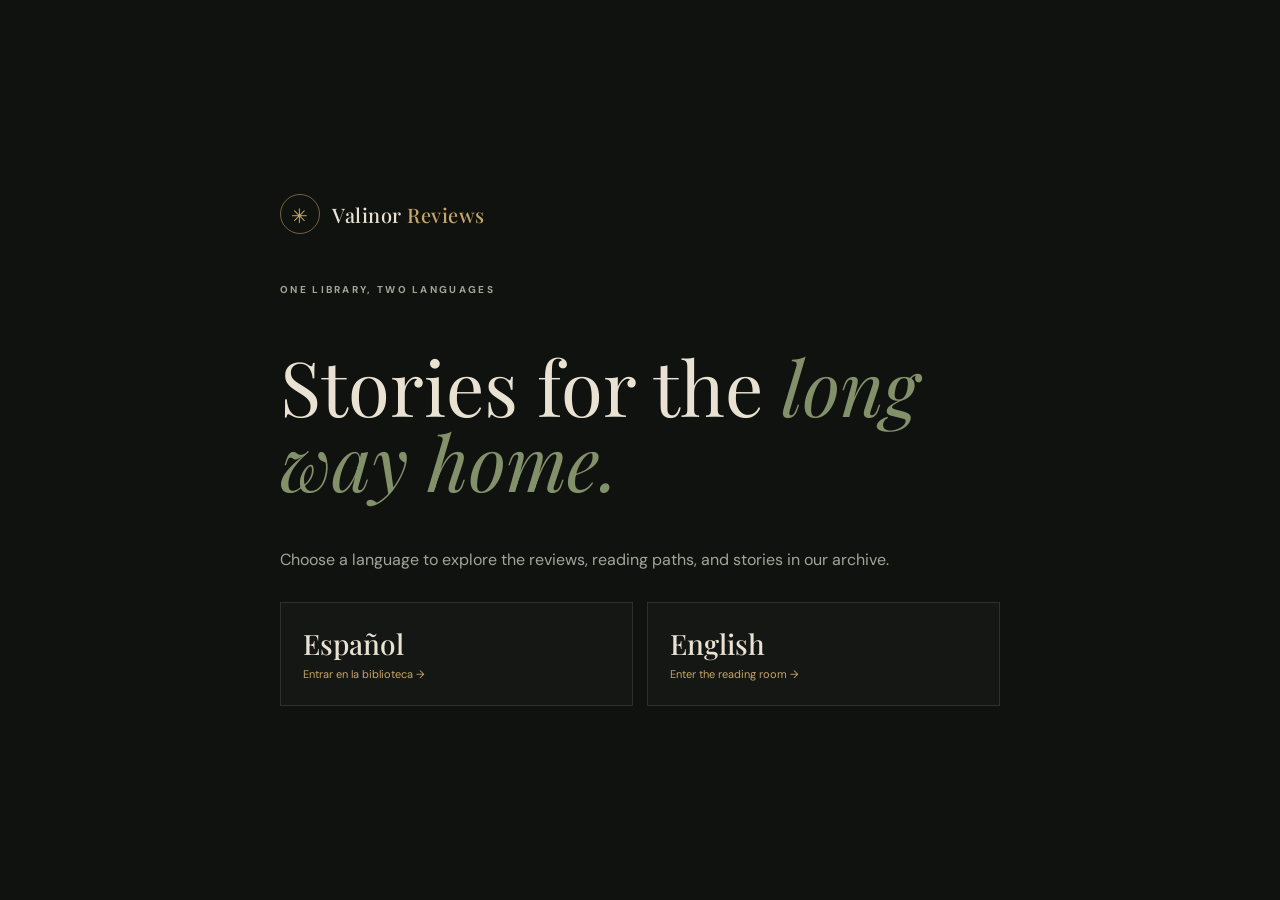
<file: index.html>
<!doctype html>
<html lang="es">
<head>
  <meta charset="utf-8">
  <meta name="viewport" content="width=device-width, initial-scale=1">
  <meta name="theme-color" content="#10120f">
  <link rel="icon" href="data:image/svg+xml,%3Csvg xmlns='http://www.w3.org/2000/svg' viewBox='0 0 64 64'%3E%3Crect width='64' height='64' fill='%2310120f'/%3E%3Ctext x='32' y='46' font-size='38' text-anchor='middle' fill='%23c7a66a'%3E%E2%9C%B3%3C/text%3E%3C/svg%3E">
  <meta name="description" content="Valinor Reviews: thoughtful fantasy book reviews in English and Spanish.">
  <title>Valinor Reviews — Choose your language</title>
  <link rel="preconnect" href="https://fonts.googleapis.com">
  <link rel="preconnect" href="https://fonts.gstatic.com" crossorigin>
  <link rel="preconnect" href="https://images.unsplash.com">
  <link href="https://fonts.googleapis.com/css2?family=DM+Sans:wght@400;500;600;700&family=Playfair+Display:wght@400;500;600;700&display=swap" rel="stylesheet">
  <link rel="stylesheet" href="assets/css/site.css">
  <style>
    .language-home { min-height: 100vh; display: grid; place-items: center; padding: 32px 0; }
    .language-home-inner { width: min(720px, calc(100% - 36px)); }
    .language-home .brand { margin-bottom: 48px; }
    .language-home h1 { max-width: 650px; font: 400 clamp(45px, 8vw, 76px)/.98 "Playfair Display", Georgia, serif; }
    .language-home h1 em { color: var(--moss); }
    .language-home p { color: var(--muted); }
    .language-choices { display: grid; grid-template-columns: repeat(2, 1fr); gap: 14px; margin-top: 32px; }
    .language-choice { padding: 22px; border: 1px solid var(--line); background: #141713; transition: border-color .2s, transform .2s; }
    .language-choice:hover { transform: translateY(-3px); border-color: var(--gold); }
    .language-choice strong { display: block; color: var(--parchment); font: 500 28px "Playfair Display", Georgia, serif; }
    .language-choice span { color: var(--gold); font-size: 11px; }
    @media (max-width: 520px) { .language-choices { grid-template-columns: 1fr; } .language-home .brand { margin-bottom: 33px; } }
  </style>
</head>
<body>
  <a class="skip-link" href="#main-content">Saltar al contenido</a>
  <main id="main-content" tabindex="-1" class="language-home">
    <div class="language-home-inner">
      <a class="brand" href="index.html"><span class="brand-mark" aria-hidden="true">✳</span><span>Valinor <b>Reviews</b></span></a>
      <p class="eyebrow eyebrow-moss">One library, two languages</p>
      <h1>Stories for the <em>long way home.</em></h1>
      <p>Choose a language to explore the reviews, reading paths, and stories in our archive.</p>
      <nav class="language-choices" aria-label="Choose a language">
        <a class="language-choice" href="es/index.html" lang="es"><strong>Español</strong><span>Entrar en la biblioteca →</span></a>
        <a class="language-choice" href="en/index.html" lang="en"><strong>English</strong><span>Enter the reading room →</span></a>
      </nav>
    </div>
  </main>
</body>
</html>
</file>
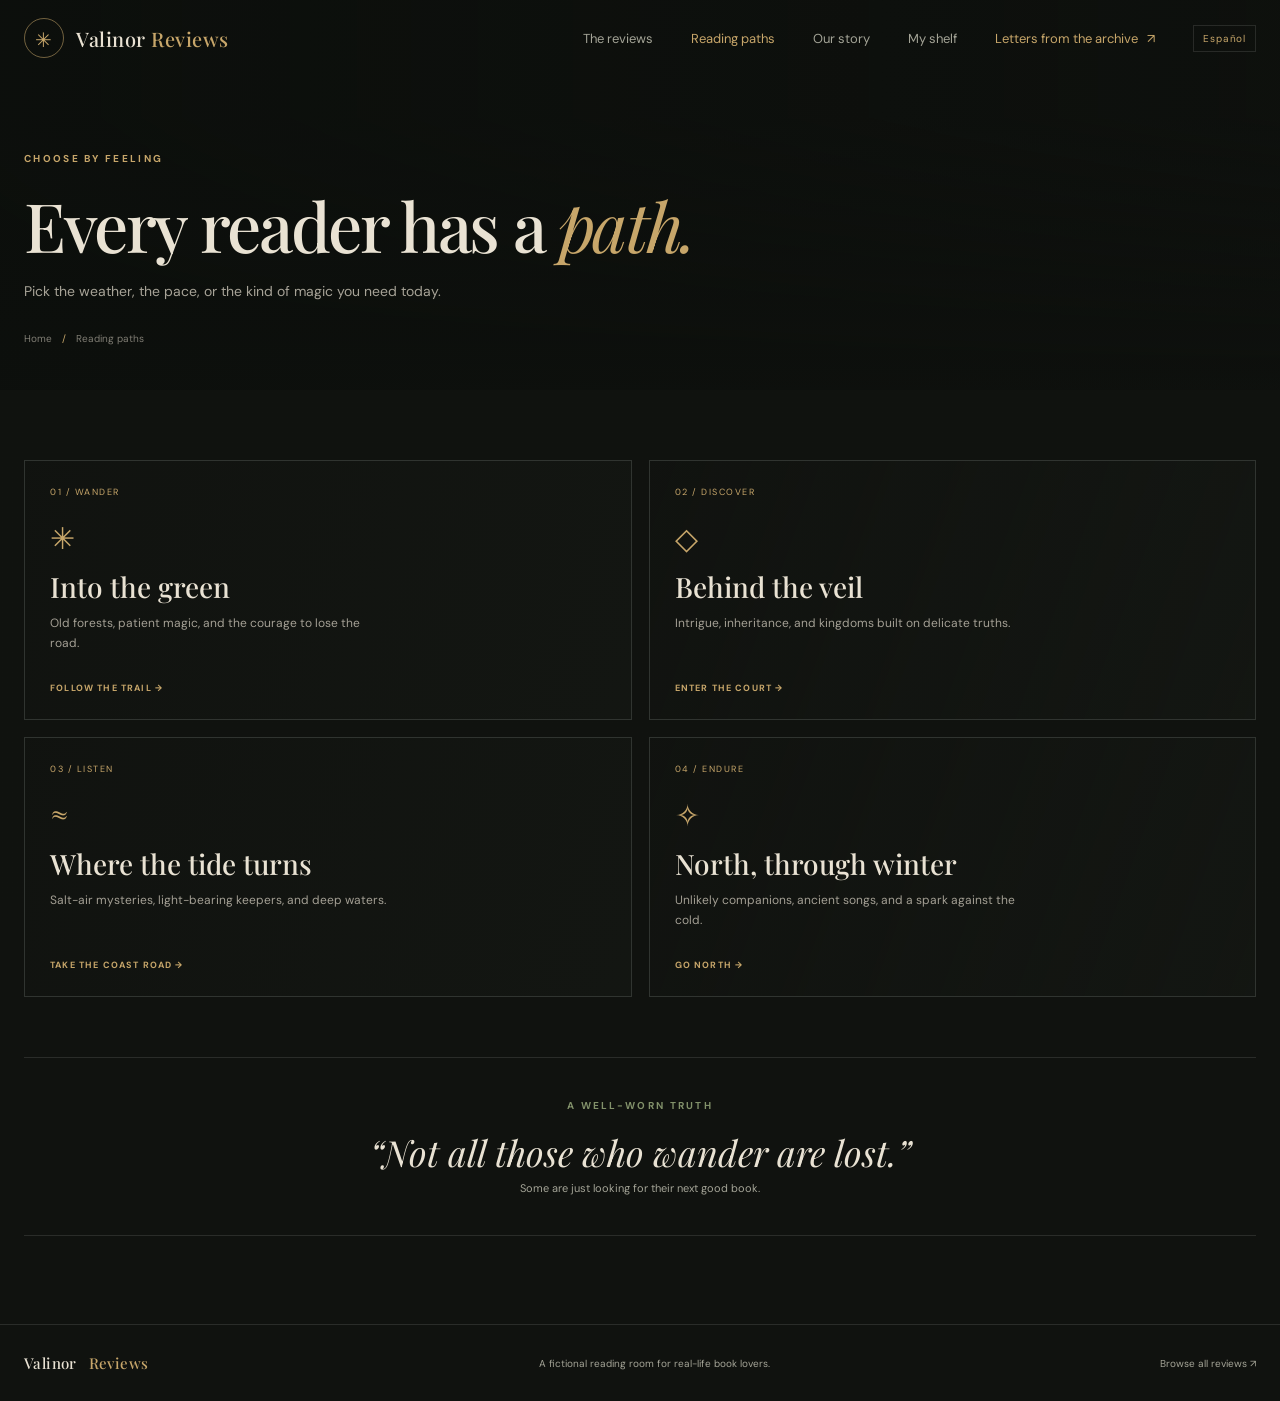
<file: en/reading-list.html>
<!doctype html>
<html lang="en">
<head>
  <meta charset="utf-8">
  <meta name="viewport" content="width=device-width, initial-scale=1">
  <meta name="theme-color" content="#10120f">
  <link rel="icon" href="data:image/svg+xml,%3Csvg xmlns='http://www.w3.org/2000/svg' viewBox='0 0 64 64'%3E%3Crect width='64' height='64' fill='%2310120f'/%3E%3Ctext x='32' y='46' font-size='38' text-anchor='middle' fill='%23c7a66a'%3E%E2%9C%B3%3C/text%3E%3C/svg%3E">
  <meta name="description" content="Curated fantasy reading paths from Valinor Reviews. Choose your next adventure by mood.">
  <title>Reading Paths — Valinor Reviews</title>
  <link rel="preconnect" href="https://fonts.googleapis.com">
  <link rel="preconnect" href="https://fonts.gstatic.com" crossorigin>
  <link rel="preconnect" href="https://images.unsplash.com">
  <link href="https://fonts.googleapis.com/css2?family=DM+Sans:wght@400;500;600;700&family=Playfair+Display:wght@400;500;600;700&display=swap" rel="stylesheet">
  <link rel="stylesheet" href="../assets/css/site.css">
  <script defer src="../assets/js/reviews.en.js"></script>
  <script defer src="../assets/js/site.js"></script>
</head>
<body data-page="reading">
  <a class="skip-link" href="#main-content">Skip to content</a>
  <header class="site-header">
    <div class="nav-wrap">
      <a class="brand" href="index.html" aria-label="Valinor Reviews home"><span class="brand-mark" aria-hidden="true">✳</span><span>Valinor <b>Reviews</b></span></a>
      <button class="menu-toggle" type="button" aria-expanded="false" aria-controls="site-nav" aria-label="Open navigation"><span></span><span></span><span></span></button>
      <nav class="site-nav" id="site-nav" aria-label="Main navigation"><a href="reviews.html" data-nav="reviews">The reviews</a><a href="reading-list.html" data-nav="reading">Reading paths</a><a href="about.html" data-nav="about">Our story</a><a href="shelf.html" data-nav="shelf">My shelf</a><a class="nav-cta" href="index.html#newsletter">Letters from the archive <span aria-hidden="true">↗</span></a></nav>
    </div>
  </header>
  <main id="main-content" tabindex="-1">
    <section class="page-hero page-hero-paths">
      <div class="page-width page-hero-inner">
        <p class="eyebrow">Choose by feeling</p>
        <h1>Every reader has a <em>path.</em></h1>
        <p>Pick the weather, the pace, or the kind of magic you need today.</p>
        <div class="breadcrumb"><a href="index.html">Home</a><span>/</span><span aria-current="page">Reading paths</span></div>
      </div>
    </section>
    <section class="section page-width">
      <div class="path-grid">
        <a class="path-card path-forest" href="reviews.html?genre=Wilderness%20fantasy">
          <span class="path-number">01 / WANDER</span><span class="path-symbol" aria-hidden="true">✳</span>
          <h2>Into the green</h2><p>Old forests, patient magic, and the courage to lose the road.</p><span class="path-link">Follow the trail →</span>
        </a>
        <a class="path-card path-court" href="reviews.html?genre=Courtly%20fantasy">
          <span class="path-number">02 / DISCOVER</span><span class="path-symbol" aria-hidden="true">◇</span>
          <h2>Behind the veil</h2><p>Intrigue, inheritance, and kingdoms built on delicate truths.</p><span class="path-link">Enter the court →</span>
        </a>
        <a class="path-card path-coast" href="reviews.html?genre=Coastal%20fantasy">
          <span class="path-number">03 / LISTEN</span><span class="path-symbol" aria-hidden="true">≈</span>
          <h2>Where the tide turns</h2><p>Salt-air mysteries, light-bearing keepers, and deep waters.</p><span class="path-link">Take the coast road →</span>
        </a>
        <a class="path-card path-winter" href="reviews.html?genre=Mythic%20fantasy">
          <span class="path-number">04 / ENDURE</span><span class="path-symbol" aria-hidden="true">✧</span>
          <h2>North, through winter</h2><p>Unlikely companions, ancient songs, and a spark against the cold.</p><span class="path-link">Go north →</span>
        </a>
      </div>
      <div class="quote-panel">
        <p class="eyebrow eyebrow-moss">A well-worn truth</p>
        <blockquote>“Not all those who wander are lost.”</blockquote>
        <p>Some are just looking for their next good book.</p>
      </div>
    </section>
  </main>
  <footer class="site-footer"><div class="footer-inner page-width"><a class="brand brand-small" href="index.html">Valinor <b>Reviews</b></a><p>A fictional reading room for real-life book lovers.</p><a href="reviews.html" class="footer-link">Browse all reviews ↗</a></div></footer>
</body>
</html>
</file>
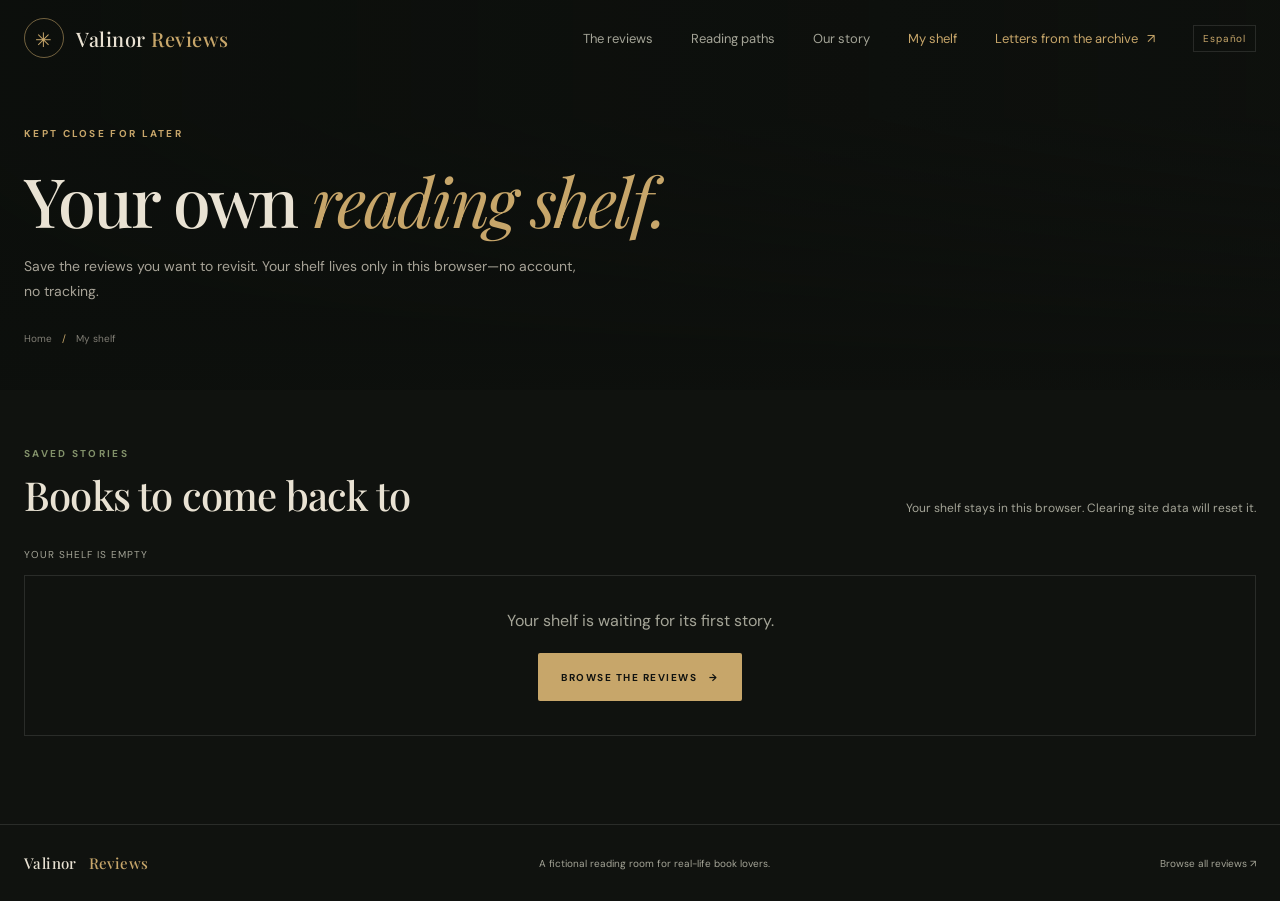
<file: en/shelf.html>
<!doctype html>
<html lang="en">
<head>
  <meta charset="utf-8">
  <meta name="viewport" content="width=device-width, initial-scale=1">
  <meta name="theme-color" content="#10120f">
  <link rel="icon" href="data:image/svg+xml,%3Csvg xmlns='http://www.w3.org/2000/svg' viewBox='0 0 64 64'%3E%3Crect width='64' height='64' fill='%2310120f'/%3E%3Ctext x='32' y='46' font-size='38' text-anchor='middle' fill='%23c7a66a'%3E%E2%9C%B3%3C/text%3E%3C/svg%3E">
  <meta name="description" content="Your saved fantasy reviews from Valinor Reviews, kept privately in this browser.">
  <title>My Shelf — Valinor Reviews</title>
  <link rel="preconnect" href="https://fonts.googleapis.com">
  <link rel="preconnect" href="https://fonts.gstatic.com" crossorigin>
  <link rel="preconnect" href="https://images.unsplash.com">
  <link href="https://fonts.googleapis.com/css2?family=DM+Sans:wght@400;500;600;700&family=Playfair+Display:wght@400;500;600;700&display=swap" rel="stylesheet">
  <link rel="stylesheet" href="../assets/css/site.css">
  <script defer src="../assets/js/reviews.en.js"></script>
  <script defer src="../assets/js/site.js"></script>
</head>
<body data-page="shelf">
  <a class="skip-link" href="#main-content">Skip to content</a>
  <header class="site-header">
    <div class="nav-wrap">
      <a class="brand" href="index.html" aria-label="Valinor Reviews home"><span class="brand-mark" aria-hidden="true">✳</span><span>Valinor <b>Reviews</b></span></a>
      <button class="menu-toggle" type="button" aria-expanded="false" aria-controls="site-nav" aria-label="Open navigation"><span></span><span></span><span></span></button>
      <nav class="site-nav" id="site-nav" aria-label="Main navigation"><a href="reviews.html" data-nav="reviews">The reviews</a><a href="reading-list.html" data-nav="reading">Reading paths</a><a href="about.html" data-nav="about">Our story</a><a href="shelf.html" data-nav="shelf">My shelf</a><a class="nav-cta" href="index.html#newsletter">Letters from the archive <span aria-hidden="true">↗</span></a></nav>
    </div>
  </header>
  <main id="main-content" tabindex="-1">
    <section class="page-hero page-hero-shelf">
      <div class="page-width page-hero-inner">
        <p class="eyebrow">Kept close for later</p>
        <h1>Your own <em>reading shelf.</em></h1>
        <p>Save the reviews you want to revisit. Your shelf lives only in this browser—no account, no tracking.</p>
        <div class="breadcrumb"><a href="index.html">Home</a><span>/</span><span aria-current="page">My shelf</span></div>
      </div>
    </section>
    <section class="section page-width review-library" aria-labelledby="shelf-title">
      <div class="library-intro">
        <div>
          <p class="eyebrow eyebrow-moss">Saved stories</p>
          <h2 id="shelf-title">Books to come back to</h2>
        </div>
        <p class="muted-copy">Your shelf stays in this browser. Clearing site data will reset it.</p>
      </div>
      <p id="shelf-count" class="result-count" aria-live="polite"></p>
      <div class="book-grid" id="shelf-reviews" aria-live="polite"></div>
      <div id="shelf-empty" class="empty-state shelf-empty" hidden>
        <p>Your shelf is waiting for its first story.</p>
        <a class="button button-gold" href="reviews.html">Browse the reviews <span aria-hidden="true">→</span></a>
      </div>
    </section>
  </main>
  <footer class="site-footer"><div class="footer-inner page-width"><a class="brand brand-small" href="index.html">Valinor <b>Reviews</b></a><p>A fictional reading room for real-life book lovers.</p><a href="reviews.html" class="footer-link">Browse all reviews ↗</a></div></footer>
</body>
</html>
</file>
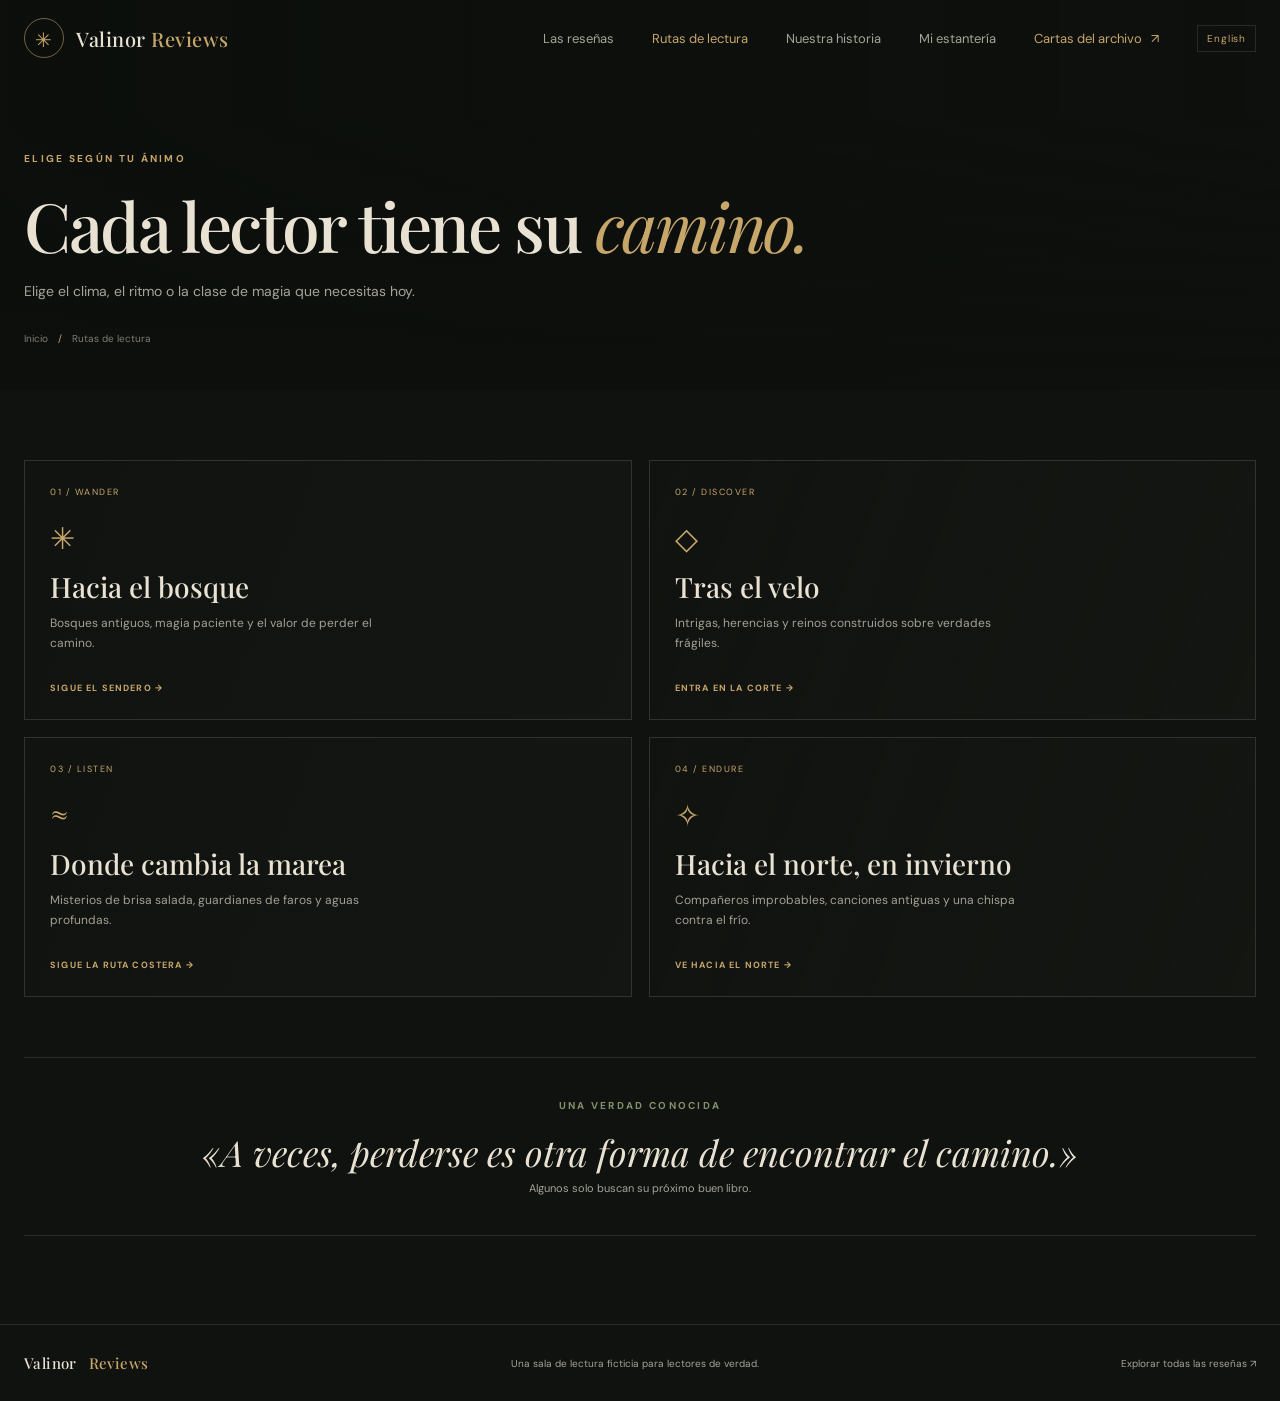
<file: es/reading-list.html>
<!doctype html>
<html lang="es">
<head>
  <meta charset="utf-8">
  <meta name="viewport" content="width=device-width, initial-scale=1">
  <meta name="theme-color" content="#10120f">
  <link rel="icon" href="data:image/svg+xml,%3Csvg xmlns='http://www.w3.org/2000/svg' viewBox='0 0 64 64'%3E%3Crect width='64' height='64' fill='%2310120f'/%3E%3Ctext x='32' y='46' font-size='38' text-anchor='middle' fill='%23c7a66a'%3E%E2%9C%B3%3C/text%3E%3C/svg%3E">
  <meta name="description" content="Rutas de lectura de fantasía seleccionadas por Valinor Reviews. Elige tu próxima aventura según tu ánimo.">
  <title>Rutas de lectura — Valinor Reviews</title>
  <link rel="preconnect" href="https://fonts.googleapis.com">
  <link rel="preconnect" href="https://fonts.gstatic.com" crossorigin>
  <link rel="preconnect" href="https://images.unsplash.com">
  <link href="https://fonts.googleapis.com/css2?family=DM+Sans:wght@400;500;600;700&family=Playfair+Display:wght@400;500;600;700&display=swap" rel="stylesheet">
  <link rel="stylesheet" href="../assets/css/site.css">
  <script defer src="../assets/js/reviews.es.js"></script>
  <script defer src="../assets/js/site.js"></script>
</head>
<body data-page="reading">
  <a class="skip-link" href="#main-content">Saltar al contenido</a>
  <header class="site-header">
    <div class="nav-wrap">
      <a class="brand" href="index.html" aria-label="Inicio de Valinor Reviews"><span class="brand-mark" aria-hidden="true">✳</span><span>Valinor <b>Reviews</b></span></a>
      <button class="menu-toggle" type="button" aria-expanded="false" aria-controls="site-nav" aria-label="Abrir navegación"><span></span><span></span><span></span></button>
      <nav class="site-nav" id="site-nav" aria-label="Navegación principal"><a href="reviews.html" data-nav="reviews">Las reseñas</a><a href="reading-list.html" data-nav="reading">Rutas de lectura</a><a href="about.html" data-nav="about">Nuestra historia</a><a href="shelf.html" data-nav="shelf">Mi estantería</a><a class="nav-cta" href="index.html#newsletter">Cartas del archivo <span aria-hidden="true">↗</span></a></nav>
    </div>
  </header>
  <main id="main-content" tabindex="-1">
    <section class="page-hero page-hero-paths">
      <div class="page-width page-hero-inner">
        <p class="eyebrow">Elige según tu ánimo</p>
        <h1>Cada lector tiene su <em>camino.</em></h1>
        <p>Elige el clima, el ritmo o la clase de magia que necesitas hoy.</p>
        <div class="breadcrumb"><a href="index.html">Inicio</a><span>/</span><span aria-current="page">Rutas de lectura</span></div>
      </div>
    </section>
    <section class="section page-width">
      <div class="path-grid">
        <a class="path-card path-forest" href="reviews.html?genre=Fantasía%20de%20naturaleza">
          <span class="path-number">01 / WANDER</span><span class="path-symbol" aria-hidden="true">✳</span>
          <h2>Hacia el bosque</h2><p>Bosques antiguos, magia paciente y el valor de perder el camino.</p><span class="path-link">Sigue el sendero →</span>
        </a>
        <a class="path-card path-court" href="reviews.html?genre=Fantasía%20cortesana">
          <span class="path-number">02 / DISCOVER</span><span class="path-symbol" aria-hidden="true">◇</span>
          <h2>Tras el velo</h2><p>Intrigas, herencias y reinos construidos sobre verdades frágiles.</p><span class="path-link">Entra en la corte →</span>
        </a>
        <a class="path-card path-coast" href="reviews.html?genre=Fantasía%20costera">
          <span class="path-number">03 / LISTEN</span><span class="path-symbol" aria-hidden="true">≈</span>
          <h2>Donde cambia la marea</h2><p>Misterios de brisa salada, guardianes de faros y aguas profundas.</p><span class="path-link">Sigue la ruta costera →</span>
        </a>
        <a class="path-card path-winter" href="reviews.html?genre=Fantasía%20mítica">
          <span class="path-number">04 / ENDURE</span><span class="path-symbol" aria-hidden="true">✧</span>
          <h2>Hacia el norte, en invierno</h2><p>Compañeros improbables, canciones antiguas y una chispa contra el frío.</p><span class="path-link">Ve hacia el norte →</span>
        </a>
      </div>
      <div class="quote-panel">
        <p class="eyebrow eyebrow-moss">Una verdad conocida</p>
        <blockquote>«A veces, perderse es otra forma de encontrar el camino.»</blockquote>
        <p>Algunos solo buscan su próximo buen libro.</p>
      </div>
    </section>
  </main>
  <footer class="site-footer"><div class="footer-inner page-width"><a class="brand brand-small" href="index.html">Valinor <b>Reviews</b></a><p>Una sala de lectura ficticia para lectores de verdad.</p><a href="reviews.html" class="footer-link">Explorar todas las reseñas ↗</a></div></footer>
</body>
</html>
</file>
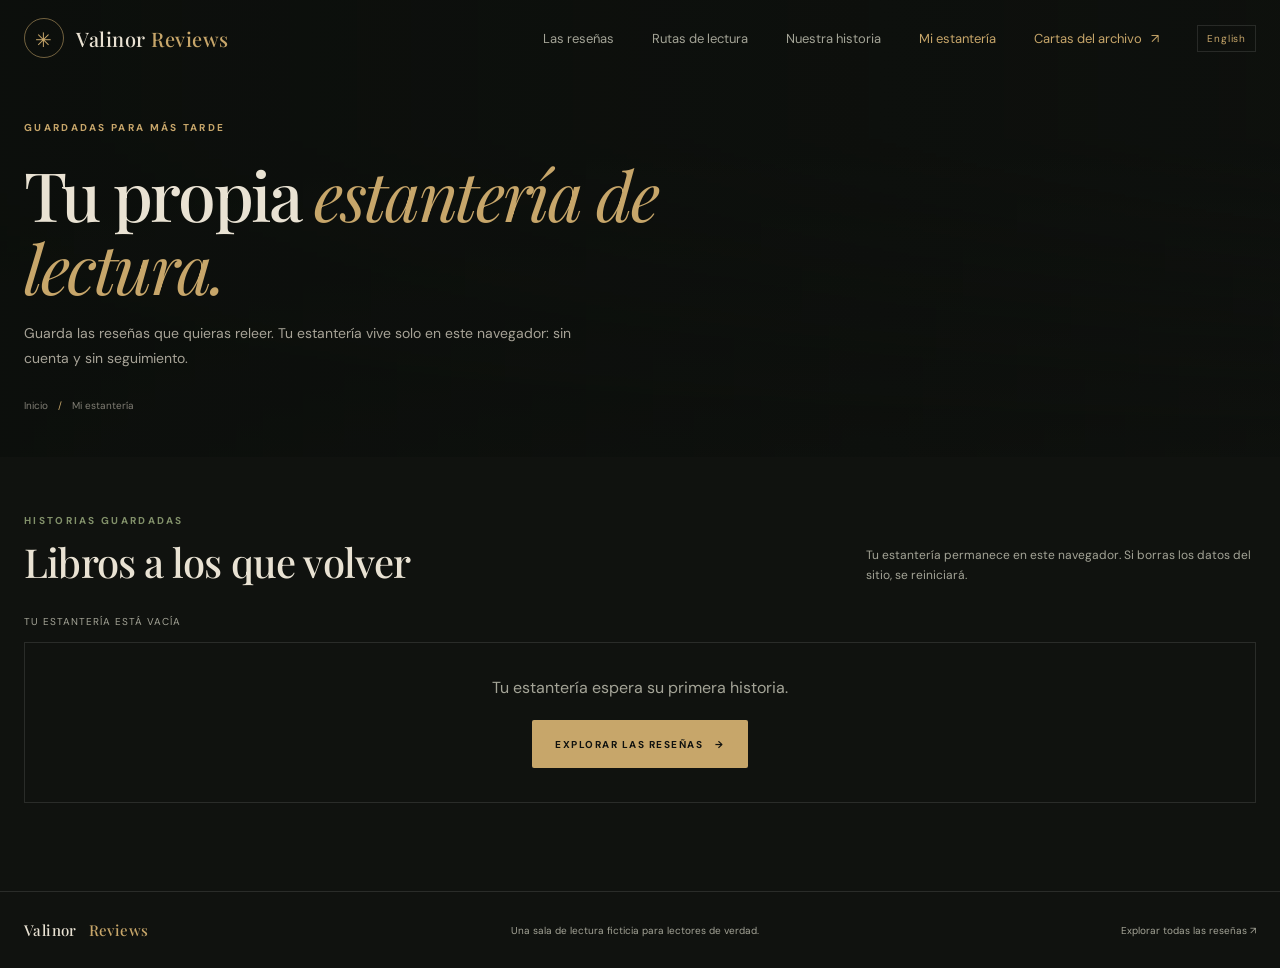
<file: es/shelf.html>
<!doctype html>
<html lang="es">
<head>
  <meta charset="utf-8">
  <meta name="viewport" content="width=device-width, initial-scale=1">
  <meta name="theme-color" content="#10120f">
  <link rel="icon" href="data:image/svg+xml,%3Csvg xmlns='http://www.w3.org/2000/svg' viewBox='0 0 64 64'%3E%3Crect width='64' height='64' fill='%2310120f'/%3E%3Ctext x='32' y='46' font-size='38' text-anchor='middle' fill='%23c7a66a'%3E%E2%9C%B3%3C/text%3E%3C/svg%3E">
  <meta name="description" content="Tus reseñas de fantasía guardadas en Valinor Reviews, de forma privada en este navegador.">
  <title>Mi estantería — Valinor Reviews</title>
  <link rel="preconnect" href="https://fonts.googleapis.com">
  <link rel="preconnect" href="https://fonts.gstatic.com" crossorigin>
  <link rel="preconnect" href="https://images.unsplash.com">
  <link href="https://fonts.googleapis.com/css2?family=DM+Sans:wght@400;500;600;700&family=Playfair+Display:wght@400;500;600;700&display=swap" rel="stylesheet">
  <link rel="stylesheet" href="../assets/css/site.css">
  <script defer src="../assets/js/reviews.es.js"></script>
  <script defer src="../assets/js/site.js"></script>
</head>
<body data-page="shelf">
  <a class="skip-link" href="#main-content">Saltar al contenido</a>
  <header class="site-header">
    <div class="nav-wrap">
      <a class="brand" href="index.html" aria-label="Inicio de Valinor Reviews"><span class="brand-mark" aria-hidden="true">✳</span><span>Valinor <b>Reviews</b></span></a>
      <button class="menu-toggle" type="button" aria-expanded="false" aria-controls="site-nav" aria-label="Abrir navegación"><span></span><span></span><span></span></button>
      <nav class="site-nav" id="site-nav" aria-label="Navegación principal"><a href="reviews.html" data-nav="reviews">Las reseñas</a><a href="reading-list.html" data-nav="reading">Rutas de lectura</a><a href="about.html" data-nav="about">Nuestra historia</a><a href="shelf.html" data-nav="shelf">Mi estantería</a><a class="nav-cta" href="index.html#newsletter">Cartas del archivo <span aria-hidden="true">↗</span></a></nav>
    </div>
  </header>
  <main id="main-content" tabindex="-1">
    <section class="page-hero page-hero-shelf">
      <div class="page-width page-hero-inner">
        <p class="eyebrow">Guardadas para más tarde</p>
        <h1>Tu propia <em>estantería de lectura.</em></h1>
        <p>Guarda las reseñas que quieras releer. Tu estantería vive solo en este navegador: sin cuenta y sin seguimiento.</p>
        <div class="breadcrumb"><a href="index.html">Inicio</a><span>/</span><span aria-current="page">Mi estantería</span></div>
      </div>
    </section>
    <section class="section page-width review-library" aria-labelledby="shelf-title">
      <div class="library-intro">
        <div>
          <p class="eyebrow eyebrow-moss">Historias guardadas</p>
          <h2 id="shelf-title">Libros a los que volver</h2>
        </div>
        <p class="muted-copy">Tu estantería permanece en este navegador. Si borras los datos del sitio, se reiniciará.</p>
      </div>
      <p id="shelf-count" class="result-count" aria-live="polite"></p>
      <div class="book-grid" id="shelf-reviews" aria-live="polite"></div>
      <div id="shelf-empty" class="empty-state shelf-empty" hidden>
        <p>Tu estantería espera su primera historia.</p>
        <a class="button button-gold" href="reviews.html">Explorar las reseñas <span aria-hidden="true">→</span></a>
      </div>
    </section>
  </main>
  <footer class="site-footer"><div class="footer-inner page-width"><a class="brand brand-small" href="index.html">Valinor <b>Reviews</b></a><p>Una sala de lectura ficticia para lectores de verdad.</p><a href="reviews.html" class="footer-link">Explorar todas las reseñas ↗</a></div></footer>
</body>
</html>
</file>
<file: assets/css/site.css>
:root {
  color-scheme: dark;
  --ink: #10120f;
  --panel: #171a16;
  --gold: #c7a66a;
  --moss: #82916a;
  --parchment: #e9e2d3;
  --muted: #a4a497;
  --line: rgba(255,255,255,.11);
  --display: "Playfair Display", Georgia, serif;
  --sans: "DM Sans", Arial, sans-serif;
}

* { box-sizing: border-box; }
html { scroll-behavior: smooth; scroll-padding-top: 6rem; }
body {
  min-width: 320px;
  margin: 0;
  background: var(--ink);
  color: var(--parchment);
  font-family: var(--sans);
  -webkit-font-smoothing: antialiased;
}
body::before {
  position: fixed;
  z-index: -1;
  inset: 0;
  background-image: radial-gradient(rgba(233,226,211,.08) .6px, transparent .6px);
  background-size: 5px 5px;
  content: "";
  opacity: .12;
  pointer-events: none;
}
button, input, select { font: inherit; }
button:focus-visible, a:focus-visible, input:focus-visible, select:focus-visible {
  outline: 2px solid var(--gold);
  outline-offset: 4px;
}
.skip-link {
  position: absolute; z-index: 100; top: -100px; left: 16px;
  padding: 13px 19px; background: var(--gold); color: var(--ink);
  font-size: 11px; font-weight: 700; letter-spacing: .1em; text-transform: uppercase;
  transition: top .2s ease;
}
.skip-link:focus { top: 16px; }
a { color: inherit; text-decoration: none; }
img { display: block; max-width: 100%; }
.page-width { width: min(100% - 48px, 1240px); margin-inline: auto; }
.sr-only {
  position: absolute; width: 1px; height: 1px; padding: 0; margin: -1px;
  overflow: hidden; clip: rect(0,0,0,0); white-space: nowrap; border: 0;
}
.site-header { position: absolute; z-index: 20; top: 0; right: 0; left: 0; }
.nav-wrap {
  display: flex; width: min(100% - 48px, 1320px); min-height: 76px;
  align-items: center; justify-content: space-between; margin-inline: auto;
}
.brand { display: inline-flex; align-items: center; gap: 12px; font: 500 20px var(--display); letter-spacing: .025em; }
.brand b { color: var(--gold); font-weight: 500; }
.brand-mark {
  display: grid; width: 40px; height: 40px; place-items: center;
  border: 1px solid rgba(199,166,106,.55); border-radius: 50%; color: var(--gold); font-size: 20px;
  transition: background .2s ease, transform .2s ease;
}
.brand:hover .brand-mark { transform: rotate(30deg); background: rgba(199,166,106,.1); }
.brand-small { font-size: 15px; }
.brand-small .brand-mark { width: 32px; height: 32px; }
.site-nav { display: flex; align-items: center; gap: clamp(18px, 3vw, 38px); color: var(--muted); font-size: 13px; }
.site-nav a { transition: color .2s ease; }
.site-nav a:hover, .site-nav a[aria-current="page"] { color: var(--gold); }
.site-nav .nav-cta { color: var(--gold); }
.site-nav .language-switch { padding: 6px 9px; border: 1px solid var(--line); color: var(--gold); font-size: 10px; letter-spacing: .08em; }
.site-nav .language-switch:hover { border-color: var(--gold); color: var(--parchment); }
.nav-cta span { margin-left: 6px; }
.menu-toggle {
  display: none; width: 42px; height: 42px; padding: 10px;
  border: 1px solid var(--line); border-radius: 3px; background: transparent; cursor: pointer;
}
.menu-toggle span { display: block; width: 18px; height: 1px; margin: 4px auto; background: var(--parchment); }
.hero {
  position: relative; display: flex; min-height: 700px; align-items: center; overflow: hidden; padding-top: 76px;
  background:
    linear-gradient(90deg, rgba(12,15,12,.96) 0%, rgba(12,15,12,.82) 47%, rgba(12,15,12,.24) 100%),
    linear-gradient(0deg, var(--ink) 0%, transparent 28%),
    url("https://images.unsplash.com/photo-1518709268805-4e9042af9f23?auto=format&fit=crop&w=2200&q=85") center 45% / cover;
}
.hero-inner { position: relative; z-index: 2; padding-block: 90px 106px; }
.hero-inner > * { max-width: 650px; }
.eyebrow { margin: 0; color: var(--gold); font-size: 10px; font-weight: 700; letter-spacing: .23em; line-height: 1.6; text-transform: uppercase; }
.eyebrow-moss { color: var(--moss); }
.hero h1, .page-hero h1 {
  margin: 21px 0 0; font: 500 clamp(48px, 6.2vw, 78px)/1.08 var(--display); letter-spacing: -.035em;
}
.hero h1 em, .page-hero h1 em { color: var(--gold); font-weight: 400; }
.hero-copy { max-width: 520px; margin: 23px 0 0; color: rgba(233,226,211,.74); font-size: 17px; line-height: 1.8; }
.hero-actions { display: flex; flex-wrap: wrap; align-items: center; gap: 18px; margin-top: 30px; }
.hero-note { color: rgba(233,226,211,.55); font-size: 11px; }
.button {
  display: inline-flex; min-height: 48px; align-items: center; justify-content: center; gap: 12px;
  padding: 0 22px; border: 1px solid transparent; border-radius: 2px;
  font-size: 10px; font-weight: 700; letter-spacing: .15em; text-transform: uppercase;
  transition: background .2s ease, color .2s ease, border-color .2s ease, transform .2s ease;
}
.button:hover { transform: translateY(-1px); }
.button-gold { background: var(--gold); color: var(--ink); }
.button-gold:hover { background: #d8bb83; }
.button-outline { border-color: rgba(199,166,106,.7); background: transparent; color: var(--gold); cursor: pointer; }
.button-outline:hover { background: var(--gold); color: var(--ink); }
.volume-note { display: flex; align-items: center; gap: 13px; margin: 54px 0 0; color: rgba(233,226,211,.48); font-size: 9px; letter-spacing: .2em; text-transform: uppercase; }
.volume-note > span { width: 48px; height: 1px; background: rgba(199,166,106,.7); }
.volume-note b { color: rgba(199,166,106,.7); }
.hero-orbit {
  position: absolute; top: 14%; right: 13%; width: clamp(150px, 25vw, 360px); aspect-ratio: 1;
  border: 1px solid rgba(226,194,132,.22); border-radius: 50%;
  box-shadow: 0 0 80px rgba(183,144,84,.1), inset 0 0 45px rgba(183,144,84,.08); pointer-events: none;
}
.hero-orbit::before, .hero-orbit::after, .hero-orbit span {
  position: absolute; inset: 12%; border: 1px solid rgba(226,194,132,.15); border-radius: 50%; content: "";
}
.hero-orbit::after { inset: 25%; }
.hero-orbit span { inset: -9%; border-color: rgba(226,194,132,.08); }
.hero-orbit i { position: absolute; top: 10%; right: 18%; width: 8px; height: 8px; border-radius: 50%; background: var(--gold); box-shadow: 0 0 18px 5px rgba(199,166,106,.28); }
.hero-fade { position: absolute; right: 0; bottom: 0; left: 0; height: 90px; background: linear-gradient(0deg, var(--ink), transparent); }
.section { padding-block: 70px 88px; }
.section-heading, .library-intro { display: flex; align-items: end; justify-content: space-between; gap: 24px; margin-bottom: 30px; }
.section-heading h2, .library-intro h2, .about-copy h2, .newsletter-inner h2, .story-copy h2, .values-section h2, .about-cta h2 {
  margin: 9px 0 0; font: 500 clamp(28px, 3.5vw, 40px)/1.18 var(--display); letter-spacing: -.02em;
}
.text-link { display: inline-flex; align-items: center; gap: 11px; color: var(--gold); font-size: 11px; font-weight: 600; letter-spacing: .07em; }
.text-link span { transition: transform .2s ease; }
.text-link:hover span { transform: translateX(4px); }
.book-grid { display: grid; grid-template-columns: repeat(4, minmax(0, 1fr)); gap: 19px; }
.book-card {
  position: relative; min-width: 0; overflow: hidden; border: 1px solid var(--line); border-radius: 2px;
  background: var(--panel); transition: transform .25s ease, border-color .25s ease, background .25s ease;
}
.book-card:hover { transform: translateY(-5px); border-color: rgba(199,166,106,.54); background: #1b1e19; }
.shelf-toggle {
  position: absolute; z-index: 3; top: 12px; right: 12px; display: grid;
  width: 36px; height: 36px; padding: 0; place-items: center; cursor: pointer;
  border: 1px solid rgba(255,255,255,.24); border-radius: 50%;
  background: rgba(16,18,15,.74); color: var(--parchment);
  backdrop-filter: blur(6px);
  transition: background .2s ease, border-color .2s ease, color .2s ease, transform .2s ease;
}
.shelf-toggle svg { width: 15px; height: 15px; fill: none; stroke: currentColor; stroke-width: 1.6; }
.shelf-toggle:hover { transform: scale(1.06); border-color: var(--gold); color: var(--gold); }
.shelf-toggle.is-saved { border-color: var(--gold); background: var(--gold); color: var(--ink); }
.shelf-toggle.is-saved svg { fill: currentColor; }
.book-card-link { display: block; height: 100%; }
.book-cover { position: relative; aspect-ratio: 4/3; overflow: hidden; background: #20251d; }
.book-cover img { width: 100%; height: 100%; object-fit: cover; transition: transform .5s ease; }
.book-card:hover .book-cover img { transform: scale(1.04); }
.book-category { position: absolute; top: 12px; left: 12px; padding: 6px 9px; border: 1px solid rgba(255,255,255,.2); background: rgba(16,18,15,.74); color: var(--parchment); font-size: 8px; letter-spacing: .14em; text-transform: uppercase; backdrop-filter: blur(6px); }
.score-ring { position: absolute; right: 11px; bottom: 11px; display: grid; width: 59px; aspect-ratio: 1; place-items: center; border-radius: 50%; background: conic-gradient(var(--gold) var(--score), rgba(255,255,255,.1) 0); padding: 3px; }
.score-inside { display: grid; width: 100%; height: 100%; align-content: center; justify-items: center; border-radius: 50%; background: var(--ink); }
.score-number { display: flex; align-items: center; gap: 3px; color: var(--gold); font: 15px var(--display); }
.score-number svg { width: 13px; height: 13px; }
.score-label { color: rgba(233,226,211,.62); font-size: 6px; letter-spacing: .12em; text-transform: uppercase; }
.book-info { padding: 17px 17px 18px; }
.book-info h3 { margin: 0; color: var(--parchment); font: 500 19px/1.3 var(--display); transition: color .2s ease; }
.book-card:hover .book-info h3 { color: var(--gold); }
.book-author { margin: 6px 0 0; color: var(--muted); font-size: 11px; }
.book-excerpt { display: -webkit-box; min-height: 66px; margin: 15px 0 0; overflow: hidden; color: rgba(233,226,211,.66); font-size: 12px; line-height: 1.8; -webkit-box-orient: vertical; -webkit-line-clamp: 3; }
.card-action { display: flex; align-items: center; gap: 8px; margin-top: 17px; color: var(--gold); font-size: 9px; font-weight: 700; letter-spacing: .13em; text-transform: uppercase; }
.card-action span { transition: transform .2s ease; }
.book-card:hover .card-action span { transform: translateX(4px); }
.about-strip { border-block: 1px solid var(--line); background: #141713; }
.about-inner { display: grid; grid-template-columns: .8fr 1.2fr; align-items: center; gap: clamp(45px, 9vw, 125px); padding-block: 76px; }
.about-picture { position: relative; max-width: 410px; }
.about-picture::before { position: absolute; inset: -11px; border: 1px solid rgba(199,166,106,.22); content: ""; }
.about-picture img { position: relative; width: 100%; aspect-ratio: 4/3; object-fit: cover; opacity: .83; }
.about-picture span { position: absolute; right: -12px; bottom: -15px; padding: 11px 15px; background: var(--ink); color: var(--gold); font: italic 13px var(--display); }
.about-copy { max-width: 590px; }
.about-copy p:not(.eyebrow) { margin: 17px 0 0; color: var(--muted); font-size: 14px; line-height: 1.9; }
.about-copy .text-link { margin-top: 22px; }
.newsletter-section { padding: 77px 24px 72px; }
.newsletter-inner { max-width: 650px; margin-inline: auto; text-align: center; }
.newsletter-inner > p:not(.eyebrow):not(.form-message) { max-width: 540px; margin: 15px auto 0; color: var(--muted); font-size: 13px; line-height: 1.8; }
.newsletter-form { display: flex; gap: 10px; max-width: 500px; margin: 25px auto 0; }
.newsletter-form input, .search-control input, .select-control select {
  min-width: 0; min-height: 46px; border: 1px solid var(--line); border-radius: 2px;
  background: var(--panel); color: var(--parchment); font-size: 12px;
}
.newsletter-form input { flex: 1; padding: 0 14px; }
.newsletter-form input::placeholder, .search-control input::placeholder { color: rgba(164,164,151,.65); }
.form-message { min-height: 20px; margin: 11px 0 0; color: var(--moss); font-size: 12px; }
.site-footer { border-top: 1px solid var(--line); }
.footer-inner { display: flex; min-height: 76px; align-items: center; justify-content: space-between; gap: 20px; }
.footer-inner p, .footer-link { color: var(--muted); font-size: 10px; }
.footer-link:hover { color: var(--gold); }
.page-hero { position: relative; display: flex; min-height: 390px; align-items: end; overflow: hidden; padding: 120px 0 45px; }
.page-hero::before { position: absolute; inset: 0; background-position: center; background-size: cover; content: ""; }
.page-hero::after { position: absolute; inset: 0; background: linear-gradient(90deg, rgba(12,15,12,.92), rgba(12,15,12,.55)), linear-gradient(0deg, var(--ink), transparent 70%); content: ""; }
.page-hero-reviews::before { background-image: url("https://images.unsplash.com/photo-1518709268805-4e9042af9f23?auto=format&fit=crop&w=1800&q=80"); }
.page-hero-paths::before { background-image: url("https://images.unsplash.com/photo-1470770841072-f978cf4d019e?auto=format&fit=crop&w=1800&q=80"); }
.page-hero-about::before { background-image: url("https://images.unsplash.com/photo-1512820790803-83ca734da794?auto=format&fit=crop&w=1800&q=80"); }
.page-hero-shelf::before { background-image: url("https://images.unsplash.com/photo-1507842217343-583bb7270b66?auto=format&fit=crop&w=1800&q=80"); }
.page-hero-inner { position: relative; z-index: 1; }
.page-hero h1 { max-width: 800px; font-size: clamp(42px, 5.5vw, 68px); }
.page-hero-inner > p:not(.eyebrow) { max-width: 560px; margin: 17px 0 0; color: rgba(233,226,211,.7); font-size: 14px; line-height: 1.8; }
.breadcrumb { display: flex; gap: 10px; margin-top: 28px; color: rgba(233,226,211,.52); font-size: 10px; }
.breadcrumb a:hover { color: var(--gold); }
.breadcrumb span:nth-child(2) { color: var(--gold); }
.review-library { padding-top: 56px; }
.muted-copy { max-width: 390px; margin: 0; color: var(--muted); font-size: 12px; line-height: 1.7; }
.filter-bar { display: grid; grid-template-columns: minmax(220px, 1fr) minmax(150px, 210px) minmax(150px, 190px); gap: 10px; padding: 15px; border: 1px solid var(--line); background: #141713; }
.search-control { position: relative; }
.search-control svg { position: absolute; top: 50%; left: 13px; width: 16px; height: 16px; transform: translateY(-50%); fill: none; stroke: var(--muted); stroke-width: 1.7; }
.search-control input { width: 100%; padding: 0 12px 0 39px; }
.select-control select { width: 100%; padding: 0 10px; }
.result-count { margin: 20px 0 14px; color: var(--muted); font-size: 10px; letter-spacing: .1em; text-transform: uppercase; }
.library-toolbar { display: flex; align-items: center; justify-content: space-between; gap: 16px; }
.library-toolbar .result-count { margin: 20px 0 14px; }
.random-link { padding: 0; border: 0; background: none; cursor: pointer; font-family: var(--sans); }
.empty-state { padding: 34px; border: 1px solid var(--line); color: var(--muted); text-align: center; }
.shelf-empty p { margin: 0 0 22px; }
.shelf-empty .button { text-transform: uppercase; }
.detail-main { min-height: 78vh; padding-top: 120px; padding-bottom: 72px; }
.detail-back { display: inline-flex; gap: 9px; color: var(--gold); font-size: 11px; }
.detail-layout { display: grid; grid-template-columns: minmax(230px, .7fr) minmax(0, 1.3fr); gap: clamp(32px, 7vw, 90px); margin-top: 26px; }
.detail-cover { position: sticky; top: 24px; align-self: start; overflow: hidden; border: 1px solid var(--line); }
.detail-cover img { width: 100%; aspect-ratio: 4/5; object-fit: cover; }
.detail-cover figcaption { padding: 10px 13px; color: var(--muted); font-size: 9px; letter-spacing: .14em; text-transform: uppercase; }
.detail-content { padding-top: 12px; }
.detail-content h1 { margin: 12px 0 0; font: 500 clamp(36px, 5vw, 58px)/1.1 var(--display); }
.detail-dot { padding-inline: 5px; color: var(--gold); }
.detail-author { margin: 12px 0 0; color: var(--muted); font-size: 13px; }
.detail-score { display: flex; align-items: center; gap: 13px; margin-top: 23px; }
.detail-score .score-ring { position: static; flex: none; }
.detail-score-caption { color: var(--moss); font-size: 10px; letter-spacing: .14em; text-transform: uppercase; }
.detail-copy { margin-top: 28px; color: rgba(233,226,211,.76); font: 15px/2 var(--sans); }
.detail-verdict { margin-top: 27px; padding: 5px 0 5px 18px; border-left: 1px solid var(--gold); color: var(--gold); font: italic 21px/1.5 var(--display); }
.detail-meta { display: flex; flex-wrap: wrap; gap: 10px; margin-top: 28px; }
.detail-meta span { padding: 8px 11px; border: 1px solid var(--line); color: var(--muted); font-size: 9px; letter-spacing: .12em; text-transform: uppercase; }
.detail-actions { display: flex; flex-wrap: wrap; gap: 10px; margin-top: 18px; }
.shelf-action { min-height: 42px; padding: 0 16px; font-size: 10px; letter-spacing: .08em; }
.shelf-action svg { width: 15px; height: 15px; fill: none; stroke: currentColor; stroke-width: 1.6; }
.shelf-action.is-saved { border-color: var(--gold); background: var(--gold); color: var(--ink); }
.shelf-action.is-saved svg { fill: currentColor; }
.not-found { max-width: 620px; margin: 95px auto 125px; text-align: center; }
.not-found h1 { margin: 12px 0; font: 500 clamp(34px, 5vw, 52px)/1.15 var(--display); }
.not-found > p:not(.eyebrow) { margin: 0 0 24px; color: var(--muted); }
.related-section { margin-top: 72px; padding-top: 32px; border-top: 1px solid var(--line); }
.related-section h2 { margin: 0 0 20px; font: 500 29px var(--display); }
.path-grid { display: grid; grid-template-columns: repeat(2, minmax(0, 1fr)); gap: 17px; }
.path-card { position: relative; display: flex; min-height: 260px; flex-direction: column; overflow: hidden; padding: 25px; border: 1px solid var(--line); background: #171b16; transition: border-color .2s ease, transform .2s ease; }
.path-card::before { position: absolute; inset: 0; background: linear-gradient(110deg, rgba(16,18,15,.92), rgba(16,18,15,.56)), var(--path-image) center/cover; content: ""; transition: transform .4s ease; }
.path-card:hover { transform: translateY(-3px); border-color: rgba(199,166,106,.55); }
.path-card:hover::before { transform: scale(1.03); }
.path-card > * { position: relative; z-index: 1; }
.path-forest { --path-image: url("https://images.unsplash.com/photo-1518709268805-4e9042af9f23?auto=format&fit=crop&w=900&q=80"); }
.path-court { --path-image: url("https://images.unsplash.com/photo-1519682337058-a94d519337bc?auto=format&fit=crop&w=900&q=80"); }
.path-coast { --path-image: url("https://images.unsplash.com/photo-1500530855697-b586d89ba3ee?auto=format&fit=crop&w=900&q=80"); }
.path-winter { --path-image: url("https://images.unsplash.com/photo-1470770841072-f978cf4d019e?auto=format&fit=crop&w=900&q=80"); }
.path-number { color: var(--gold); font-size: 9px; letter-spacing: .17em; }
.path-symbol { margin-top: 19px; color: var(--gold); font: 30px var(--display); }
.path-card h2 { margin: 11px 0 0; font: 500 28px var(--display); }
.path-card p { max-width: 340px; margin: 8px 0 20px; color: rgba(233,226,211,.68); font-size: 12px; line-height: 1.7; }
.path-link { margin-top: auto; color: var(--gold); font-size: 9px; font-weight: 700; letter-spacing: .13em; text-transform: uppercase; }
.quote-panel { margin-top: 60px; padding: 40px 20px; border-block: 1px solid var(--line); text-align: center; }
.quote-panel blockquote { margin: 14px 0 5px; color: var(--parchment); font: italic clamp(25px, 4vw, 36px) var(--display); }
.quote-panel > p:last-child { margin: 0; color: var(--muted); font-size: 11px; }
.story-layout { display: grid; grid-template-columns: minmax(0, 1fr) minmax(0, .95fr); align-items: center; gap: clamp(35px, 7vw, 90px); padding-block: 70px 85px; }
.story-image { position: relative; }
.story-image img { width: 100%; aspect-ratio: 4/3; object-fit: cover; }
.image-caption { display: block; margin-top: 10px; color: var(--muted); font: italic 12px var(--display); }
.story-copy p:not(.eyebrow) { color: var(--muted); font-size: 13px; line-height: 1.9; }
.story-copy h2 { margin-bottom: 22px; }
.story-button { margin-top: 11px; }
.values-section { padding-block: 65px 75px; border-block: 1px solid var(--line); background: #141713; }
.values-section h2 { margin-top: 8px; }
.value-grid { display: grid; grid-template-columns: repeat(3, minmax(0,1fr)); gap: 22px; margin-top: 32px; }
.value-grid article { padding: 22px; border: 1px solid var(--line); }
.value-grid article > span { color: var(--gold); font: italic 15px var(--display); }
.value-grid h3 { margin: 16px 0 8px; font: 500 19px var(--display); }
.value-grid p { margin: 0; color: var(--muted); font-size: 12px; line-height: 1.8; }
.about-cta { display: flex; align-items: center; justify-content: space-between; gap: 20px; padding-block: 62px; }

@media (max-width: 960px) {
  .book-grid { grid-template-columns: repeat(2, minmax(0, 1fr)); }
  .hero-orbit { right: 4%; opacity: .7; }
}
@media (max-width: 700px) {
  .page-width, .nav-wrap { width: min(100% - 36px, 1240px); }
  .nav-wrap { min-height: 68px; }
  .brand { gap: 9px; font-size: 17px; }
  .brand-mark { width: 36px; height: 36px; }
  .menu-toggle { display: block; }
  .site-nav {
    position: absolute; top: 60px; right: 18px; left: 18px; display: none;
    align-items: stretch; flex-direction: column; gap: 0; padding: 9px 16px;
    border: 1px solid var(--line); border-radius: 3px; background: rgba(16,18,15,.97);
    box-shadow: 0 18px 35px rgba(0,0,0,.35); backdrop-filter: blur(12px);
  }
  .site-nav.is-open { display: flex; }
  .site-nav a { padding: 13px 2px; }
  .site-nav .nav-cta { border-top: 1px solid var(--line); }
  .hero { min-height: 650px; background-position: 56% center; }
  .hero-inner { padding-block: 90px 75px; }
  .hero h1 { font-size: clamp(45px, 12vw, 62px); }
  .hero-copy { max-width: 440px; font-size: 15px; }
  .hero-orbit { top: 17%; right: -25%; width: 260px; opacity: .45; }
  .volume-note { margin-top: 39px; }
  .section { padding-block: 54px 62px; }
  .section-heading, .library-intro { align-items: flex-start; flex-direction: column; gap: 14px; }
  .about-inner { grid-template-columns: 1fr; gap: 36px; padding-block: 58px; }
  .about-picture { width: calc(100% - 12px); max-width: 500px; }
  .newsletter-section { padding-block: 60px; }
  .footer-inner { flex-wrap: wrap; justify-content: center; padding-block: 20px; text-align: center; }
  .footer-inner p { width: 100%; order: 3; margin: 0; }
  .page-hero { min-height: 360px; padding-bottom: 36px; }
  .page-hero h1 { font-size: clamp(40px, 10vw, 58px); }
  .filter-bar { grid-template-columns: 1fr 1fr; }
  .search-control { grid-column: 1 / -1; }
  .library-toolbar { align-items: flex-start; flex-direction: column; gap: 2px; }
  .library-toolbar .result-count { margin-bottom: 4px; }
  .shelf-toggle { top: 10px; right: 10px; width: 34px; height: 34px; }
  .detail-main { padding-top: 94px; }
  .detail-layout { grid-template-columns: 1fr; gap: 26px; }
  .detail-cover { position: relative; top: auto; width: min(100%, 390px); margin-inline: auto; }
  .detail-cover img { aspect-ratio: 4/3; }
  .detail-content { padding-top: 0; }
  .path-grid { grid-template-columns: 1fr; }
  .path-card { min-height: 225px; }
  .story-layout { grid-template-columns: 1fr; gap: 34px; padding-block: 52px 62px; }
  .value-grid { grid-template-columns: 1fr; gap: 12px; }
  .about-cta { align-items: flex-start; flex-direction: column; padding-block: 48px; }
}
@media (max-width: 420px) {
  .book-grid { grid-template-columns: 1fr; }
  .book-cover { aspect-ratio: 16/10; }
  .filter-bar { grid-template-columns: 1fr; }
  .search-control { grid-column: auto; }
  .newsletter-form { flex-direction: column; }
  .newsletter-form .button { width: 100%; }
}
@media (prefers-reduced-motion: reduce) {
  *, *::before, *::after { scroll-behavior: auto !important; animation-duration: .01ms !important; transition-duration: .01ms !important; }
}
</file>
